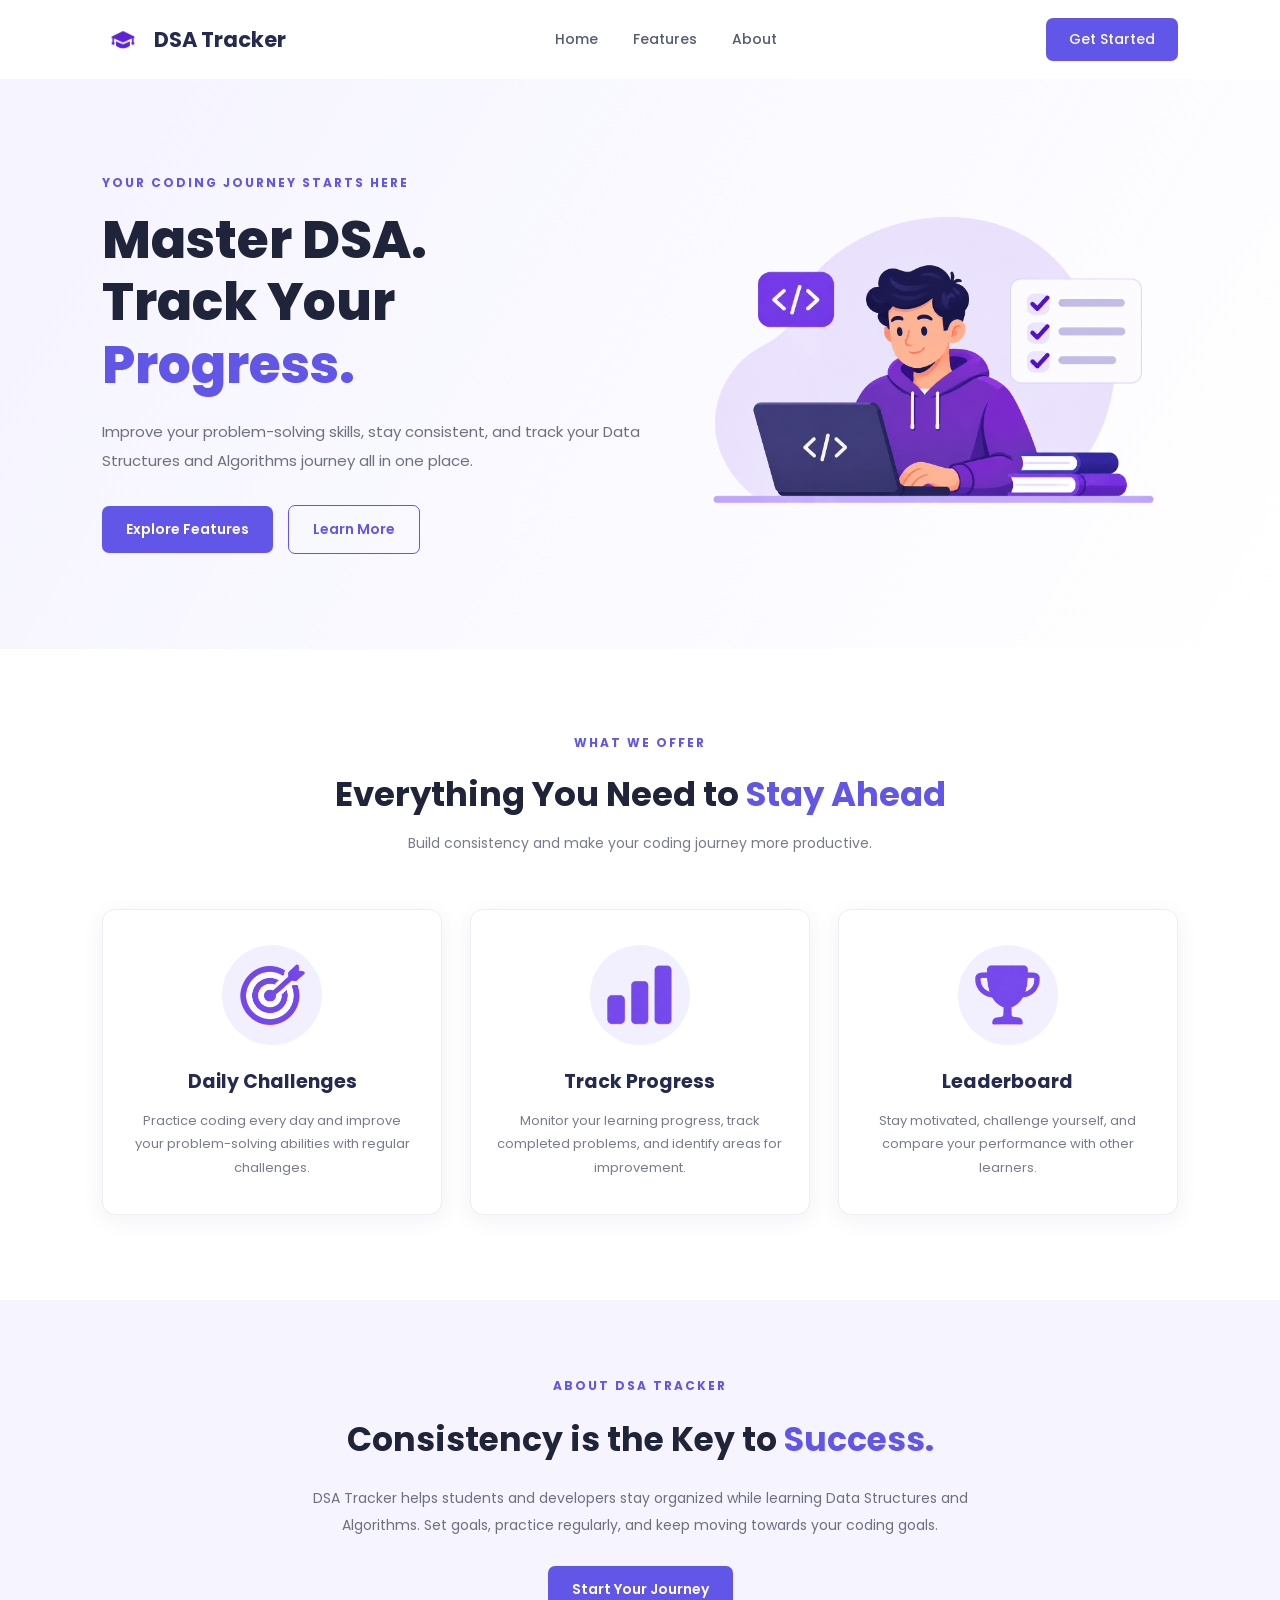
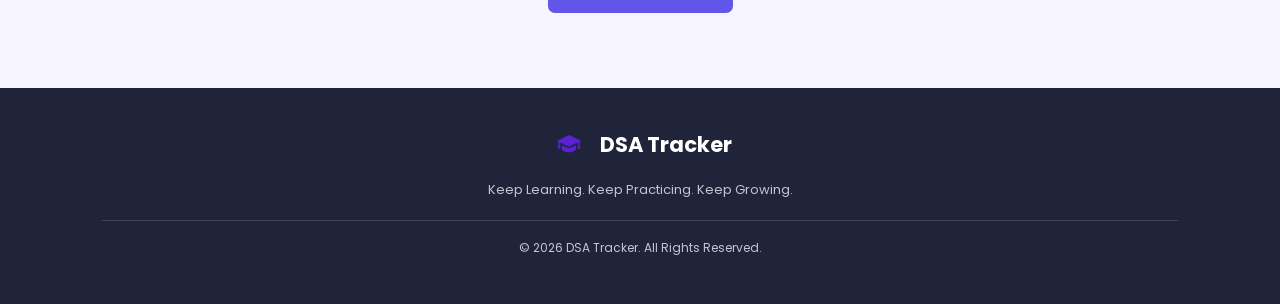
<file: Students Submission/2601184_Vaishnavi_Sonawane/Task 1/index.html>
<!DOCTYPE html>
<html lang="en">
<head>
    <meta charset="UTF-8">
    <meta name="viewport" content="width=device-width, initial-scale=1.0">
    <title>DSA Tracker</title>

    <!-- Css file linked for styling -->
    <link rel="stylesheet" href="style.css">
</head>
<body>

    <!-- Header (contains the logo and links to different sections) -->
    <header class="navbar">

        <div class="logo">
            <img src="./Assets/04.png" alt="logo">
            <span>DSA Tracker</span>
        </div>

        <!-- Navigation links for different sections -->
        <nav>
            <a href="#home">Home</a>
            <a href="#features">Features</a>
            <a href="#about">About</a>
        </nav>

        <a href="#features" class="nav-btn">Get Started</a>

    </header>


    <!--Home section (To give short intro of website) -->
    <section class="hero" id="home">

        <div class="hero-content">
            <p class="tagline">YOUR CODING JOURNEY STARTS HERE</p>

            <h1>Master DSA.<br>Track Your <span>Progress.</span></h1>

            <p class="hero-description">
                Improve your problem-solving skills, stay consistent, and track your Data Structures and Algorithms journey all in one place.
            </p>

            <!-- Added Buttons for navigation -->
            <div class="hero-buttons">
                <a href="#features" class="primary-btn">Explore Features</a>
                <a href="#about" class="secondary-btn">Learn More</a>
            </div>
        </div>

        <!-- Image placed to make page more attractive -->
        <div class="hero-image">
            <img src="./Assets/05.png" alt="coding illustration">
        </div>

    </section>


    <!-- Features section (to showcase website's features) -->
    <section class="features" id="features">

        <div class="section-heading">
            <p class="tagline">WHAT WE OFFER</p>
            <h2>Everything You Need to <span>Stay Ahead</span></h2>
            <p>Build consistency and make your coding journey more productive.</p>
        </div>

        <!-- Three separate cards used (to explain the website features) -->
        <div class="feature-container">

            <div class="feature-card">
                <div class="feature-image">
                    <img src="./Assets/03.png" alt="Daily Challenges">
                </div>

                <h3>Daily Challenges</h3>
                <p>
                    Practice coding every day and improve your problem-solving abilities with regular challenges.
                </p>
            </div>


            <div class="feature-card">
                <div class="feature-image">
                    <img src="./Assets/02.png" alt="Track Progress">
                </div>

                <h3>Track Progress</h3>
                <p>
                    Monitor your learning progress, track completed problems, and identify areas for improvement.
                </p>
            </div>


            <div class="feature-card">
                <div class="feature-image">
                    <img src="./Assets/01.png" alt="Leaderboard">
                </div>

                <h3>Leaderboard</h3>
                <p>
                    Stay motivated, challenge yourself, and compare your performance with other learners.
                </p>
            </div>

        </div>

    </section>


    <!-- About section (to explain the purpose of creating this website) -->
    <section class="about" id="about">

        <div class="about-content">
            <p class="tagline">ABOUT DSA TRACKER</p>

            <h2>Consistency is the Key to <span>Success.</span></h2>

            <p>
                DSA Tracker helps students and developers stay organized while learning Data Structures and Algorithms. Set goals, practice regularly, and keep moving towards your coding goals.
            </p>

            <!-- Home button (To navigate back to the home section) -->
            <a href="#home" class="primary-btn">Start Your Journey</a>
        </div>

    </section>


    <!-- Footer (Contains website name and copyright info) -->
    <footer>

        <div class="footer-logo">
            <img src="./Assets/04.png" alt="logo">
            <span>DSA Tracker</span>
        </div>

        <p>Keep Learning. Keep Practicing. Keep Growing.</p>

        <p class="copyright">&copy; 2026 DSA Tracker. All Rights Reserved.</p>

    </footer>

</body>
</html>
</file>
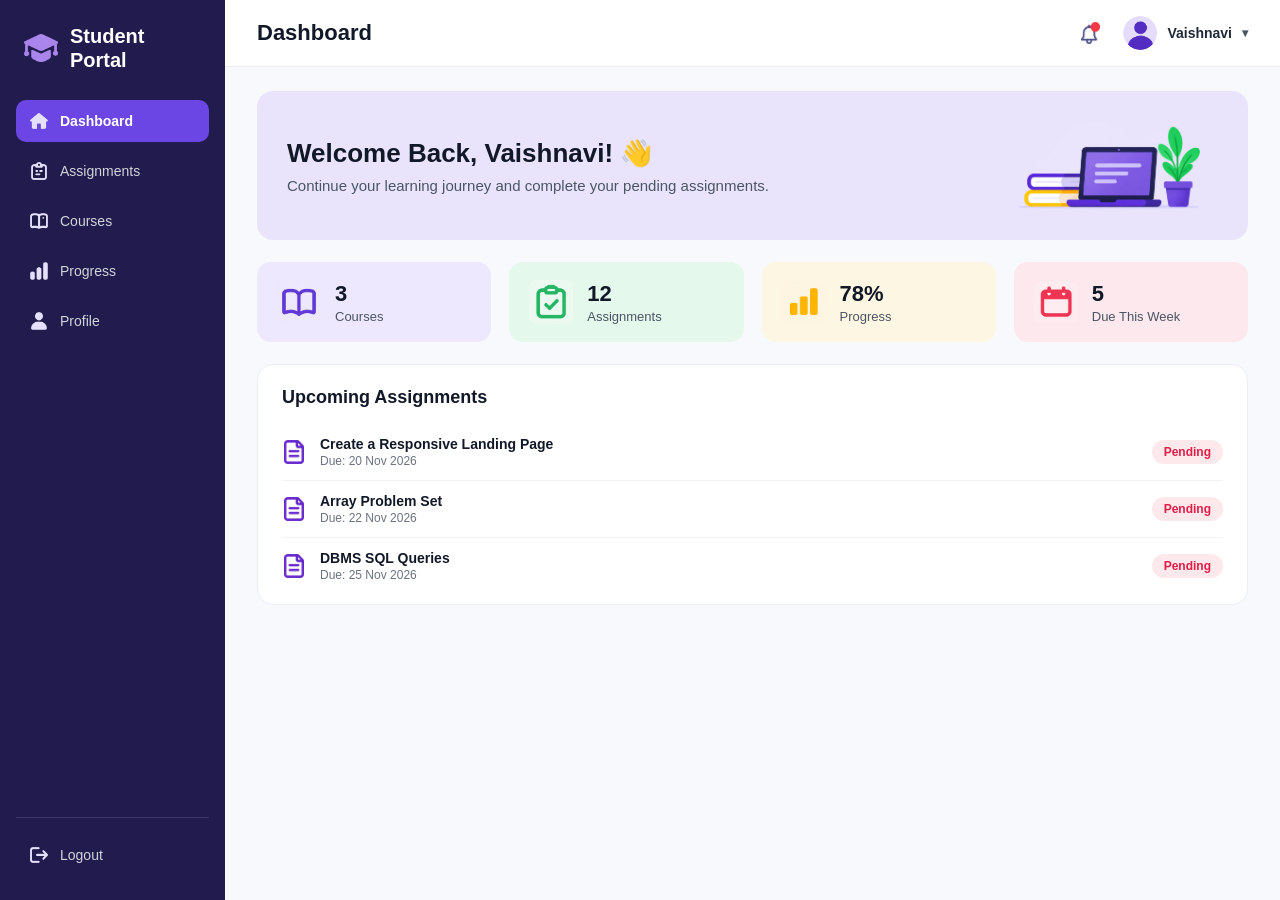
<file: Students Submission/2601184_Vaishnavi_Sonawane/Task 2/index.html>
<!DOCTYPE html>
<html lang="en">
<head>
    <meta charset="UTF-8">
    <meta name="viewport" content="width=device-width, initial-scale=1.0">
    <title>Student Portal - Dashboard</title>

    <!-- Linked style.css for styling -->
    <link rel="stylesheet" href="style.css">
</head>
<body>

    <div class="container">

        <!-- Sidebar (to provide navigation from one section to another) -->
        <aside class="sidebar">

            <div class="brand">
                <img src="Assets/17.png" alt="logo" class="brand-logo">
                <span>Student<br>Portal</span>
            </div>

            <!-- Navigation links (For easy navigations) -->
            <nav class="side-nav">

                <a href="#" class="nav-item active">
                    <img src="Assets/13.png" alt="Dashboard" class="nav-img">
                    <span>Dashboard</span>
                </a>

                <a href="#" class="nav-item">
                    <img src="Assets/12.png" alt="Assignments" class="nav-img">
                    <span>Assignments</span>
                </a>

                <a href="#" class="nav-item">
                    <img src="Assets/11.png" alt="Courses" class="nav-img">
                    <span>Courses</span>
                </a>

                <a href="#" class="nav-item">
                    <img src="Assets/10.png" alt="Progress" class="nav-img">
                    <span>Progress</span>
                </a>

                <a href="#" class="nav-item">
                    <img src="Assets/09.png" alt="Profile" class="nav-img">
                    <span>Profile</span>
                </a>

            </nav>

            <!-- Logout link -->
            <div class="sidebar-footer">
                <a href="#" class="nav-item">
                    <img src="Assets/08.png" alt="Logout" class="nav-img">
                    <span>Logout</span>
                </a>
            </div>

        </aside>

        <!-- Main wrapper (contains topbar and the content of the dashboard) -->
        <div class="main-wrapper">

            <!-- Topbar (page title and user info) -->
            <header class="topbar">

                <h1>Dashboard</h1>

                <div class="user-controls">

                    <div class="bell-icon">
                        <img src="Assets/16.png" alt="Notifications">
                    </div>

                    <div class="profile-box">
                        <img src="Assets/15.png" alt="Vaishnavi" class="avatar-img">
                        <span>Vaishnavi</span>
                        <span class="caret">&#9662;</span>
                    </div>

                </div>

            </header>

            <!-- Main dashboard -->
            <main class="content">

                <!-- Welcome banner giving a short welcome message to the student -->
                <section class="banner">

                    <div class="banner-text">
                        <h2>Welcome Back, Vaishnavi! <span class="wave">&#128075;</span></h2>
                        <p>Continue your learning journey and complete your pending assignments.</p>
                    </div>

                    <div class="banner-art">
                        <img src="Assets/18.png" alt="Learning illustration">
                    </div>

                </section>

                <!-- cards: display the student's overall learning details -->
                <section class="stats-grid">

                    <div class="stat-card card-purple">
                        <img src="Assets/04.png" alt="Courses icon">
                        <div class="stat-info">
                            <div class="stat-num">3</div>
                            <div class="stat-label">Courses</div>
                        </div>
                    </div>

                    <div class="stat-card card-green">
                        <img src="Assets/03.png" alt="Assignments icon">
                        <div class="stat-info">
                            <div class="stat-num">12</div>
                            <div class="stat-label">Assignments</div>
                        </div>
                    </div>

                    <div class="stat-card card-yellow">
                        <img src="Assets/02.png" alt="Progress icon">
                        <div class="stat-info">
                            <div class="stat-num">78%</div>
                            <div class="stat-label">Progress</div>
                        </div>
                    </div>

                    <div class="stat-card card-pink">
                        <img src="Assets/01.png" alt="Due this week icon">
                        <div class="stat-info">
                            <div class="stat-num">5</div>
                            <div class="stat-label">Due This Week</div>
                        </div>
                    </div>

                </section>


                    <!-- panel(shows upcoming events and deadlines) -->
                    <div class="panel">

                        <h3>Upcoming Assignments</h3>

                        <div class="assignment-row">
                            <img src="Assets/14.png" alt="Assignment" class="doc-img">

                            <div class="assignment-meta">
                                <div class="assignment-title">Create a Responsive Landing Page</div>
                                <div class="assignment-due">Due: 20 Nov 2026</div>
                            </div>

                            <span class="badge">Pending</span>
                        </div>


                        <div class="assignment-row">
                            <img src="Assets/14.png" alt="Assignment" class="doc-img">

                            <div class="assignment-meta">
                                <div class="assignment-title">Array Problem Set</div>
                                <div class="assignment-due">Due: 22 Nov 2026</div>
                            </div>

                            <span class="badge">Pending</span>
                        </div>


                        <div class="assignment-row">
                            <img src="Assets/14.png" alt="Assignment" class="doc-img">

                            <div class="assignment-meta">
                                <div class="assignment-title">DBMS SQL Queries</div>
                                <div class="assignment-due">Due: 25 Nov 2026</div>
                            </div>

                            <span class="badge">Pending</span>
                        </div>

                    </div>

                </section>

            </main>

        </div>

    </div>

</body>
</html>
</file>
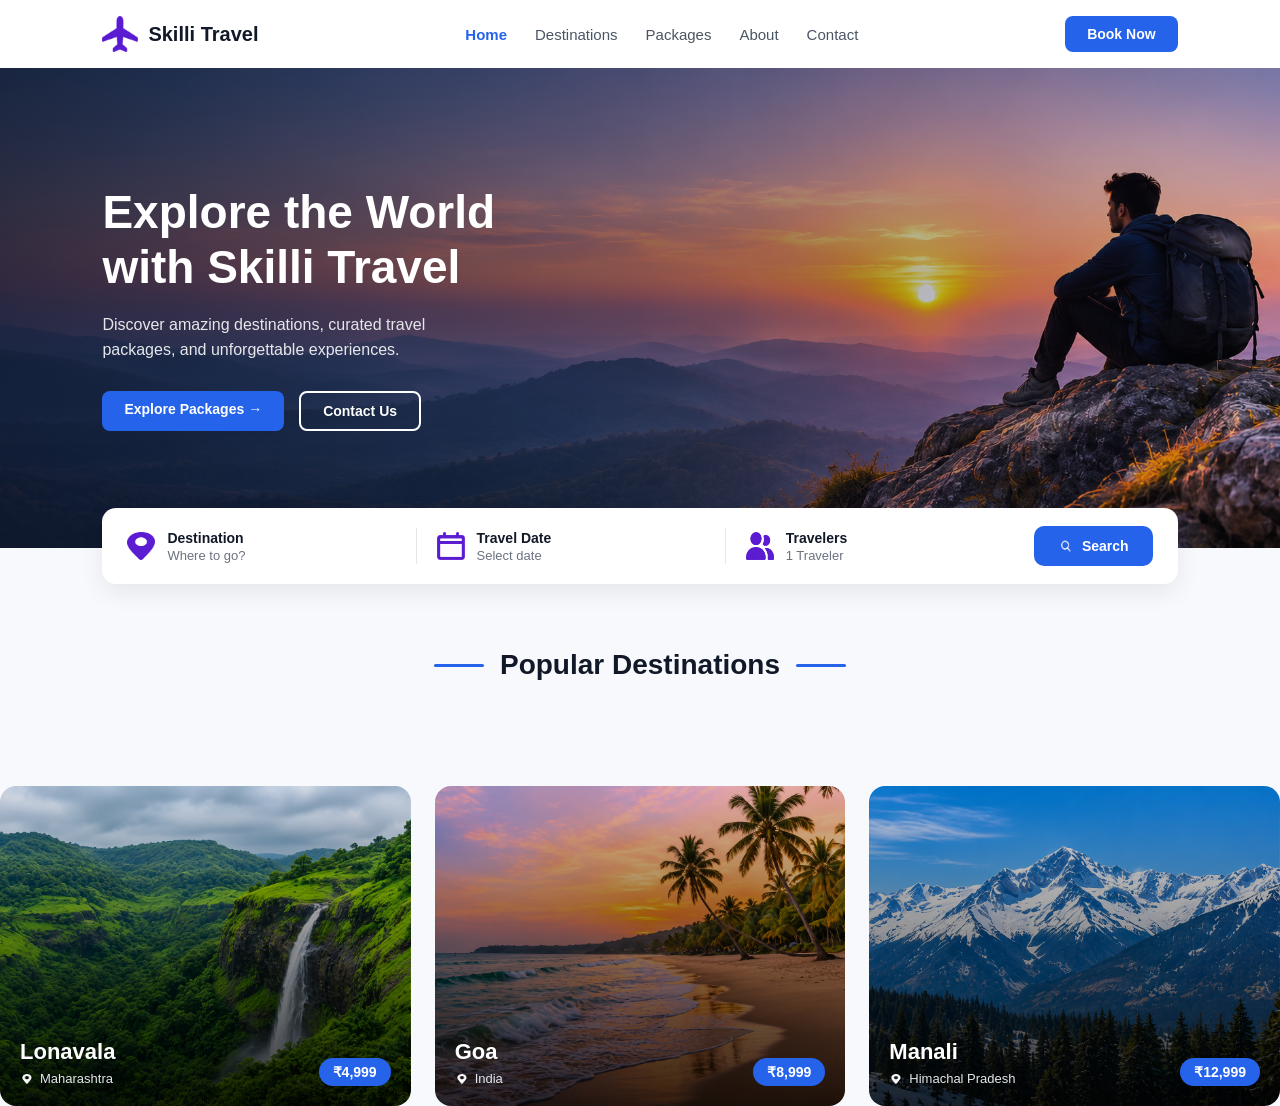
<file: Students Submission/2601184_Vaishnavi_Sonawane/Task 3/index.html>
<!DOCTYPE html>
<html lang="en">
<head>
    <meta charset="UTF-8">
    <meta name="viewport" content="width=device-width, initial-scale=1.0">
    <title>Skilli Travel</title>
    <link rel="stylesheet" href="style.css">
</head>
<body>
    <!-- Navbar section -->
<div class="navbar">

    <!-- Logo and website name -->
    <div class="logo">
        <img src="Assets/04.png" alt="logo">
        <span>Skilli Travel</span>
    </div>

    <!-- Navigation links -->
    <div class="nav-links">
        <a href="#" class="active">Home</a>
        <a href="#">Destinations</a>
        <a href="#">Packages</a>
        <a href="#">About</a>
        <a href="#">Contact</a>
    </div>

    <!-- Book Now button -->
    <a href="#" class="btn-primary">Book Now</a>
</div>

<!-- Hero section -->
<div class="hero" style="background-image: linear-gradient(90deg, rgba(18, 22, 41, 0.72), rgba(18, 22, 41, 0.15)), url('Assets/07.png');">

    <div class="hero-content">

        <h1>Explore the World<br>with Skilli Travel</h1>

        <p>Discover amazing destinations, curated travel<br>packages, and unforgettable experiences.</p>

        <!-- Hero buttons -->
        <div class="hero-buttons">
            <a href="#" class="btn-primary">Explore Packages &rarr;</a>
            <a href="#" class="btn-outline">Contact Us</a>
        </div>

    </div>
</div>
<!-- Search section -->
<div class="search-wrapper">

    <div class="search-bar">

        <!-- Destination option -->
        <div class="search-item">
            <img src="Assets/03.png" alt="Destination">
            <div>
                <div class="search-title">Destination</div>
                <div class="search-sub">Where to go?</div>
            </div>
        </div>

        <div class="divider"></div>

        <!-- Travel date option -->
        <div class="search-item">
            <img src="Assets/02.png" alt="Date">
            <div>
                <div class="search-title">Travel Date</div>
                <div class="search-sub">Select date</div>
            </div>
        </div>

        <div class="divider"></div>

        <!-- Travelers option -->
        <div class="search-item">
            <img src="Assets/01.png" alt="Travelers">
            <div>
                <div class="search-title">Travelers</div>
                <div class="search-sub">1 Traveler</div>
            </div>
        </div>

        <!-- Search button -->
        <button class="search-btn">
            <img src="Assets/05.png" alt="Search">
            <span>Search</span>
        </button>

    </div>
</div>
<!-- Destinations section -->
<div class="destinations">

    <!-- Section heading -->
    <div class="section-heading">
        <span class="line"></span>
        <h2>Popular Destinations</h2>
        <span class="line"></span>
    </div>

</div>
<!-- Destination cardss -->
<div class="cards-grid">

    <!-- First destination card -->
    <div class="dest-card" style="background-image: linear-gradient(to top, rgba(0, 0, 0, 0.78), rgba(0, 0, 0, 0.1)), url('Assets/08.png');">

        <div class="card-footer">
            <div>
                <h3>Lonavala</h3>
                <p class="location">
                    <img src="Assets/06.png" alt="Pin">
                    <span>Maharashtra</span>
                </p>
            </div>
            <span class="price-pill">&#8377;4,999</span>
        </div>
    </div>

    <!-- Second destination card -->
    <div class="dest-card" style="background-image: linear-gradient(to top, rgba(0, 0, 0, 0.78), rgba(0, 0, 0, 0.1)), url('Assets/10.png');">

        <div class="card-footer">
            <div>
                <h3>Goa</h3>
                <p class="location">
                    <img src="Assets/06.png" alt="Pin">
                    <span>India</span>
                </p>
            </div>
            <span class="price-pill">&#8377;8,999</span>
        </div>
    </div>

    <!-- Third destination card -->
    <div class="dest-card" style="background-image: linear-gradient(to top, rgba(0, 0, 0, 0.78), rgba(0, 0, 0, 0.1)), url('Assets/09.png');">

        <div class="card-footer">
            <div>
                <h3>Manali</h3>
                <p class="location">
                    <img src="Assets/06.png" alt="Pin">
                    <span>Himachal Pradesh</span>
                </p>
            </div>
            <span class="price-pill">&#8377;12,999</span>
        </div>
    </div>

</div>
</body>
</html>
</file>
<file: Students Submission/2601184_Vaishnavi_Sonawane/Task 1/style.css>
/* Google font (To use poppins font ) */
@import url('https://fonts.googleapis.com/css2?family=Poppins:wght@300;400;500;600;700;800&display=swap');

* {
    margin: 0;
    padding: 0;
    box-sizing: border-box;
    font-family: 'Poppins', sans-serif;
    scroll-behavior: smooth;
}

body {
    background-color: #ffffff;
    color: #20243a;
}


/* Flexbox is used to keep the logo, navigation links and button in one row */
.navbar {
    width: 100%;
    padding: 18px 8%;
    display: flex;
    align-items: center;
    justify-content: space-between;
    background-color: #ffffff;
    box-shadow: 0 2px 15px rgba(0, 0, 0, 0.05);
}

.logo, .footer-logo {
    display: flex;
    align-items: center;
    gap: 10px;
    font-size: 21px;
    font-weight: 700;
    color: #252a50;
}

.logo img, .footer-logo img {
    width: 42px;
    height: 42px;
    object-fit: contain;
}

/* Gap is used to maintain equal spacing between navigation links */
.navbar nav {
    display: flex;
    gap: 35px;
}

.navbar nav a {
    text-decoration: none;
    color: #555b70;
    font-size: 14px;
    font-weight: 500;
    transition: 0.3s;
}

/* Link colour changes when the mouse is placed over it */
.navbar nav a:hover {
    color: #6256e8;
}

.nav-btn {
    text-decoration: none;
    background-color: #6256e8;
    color: white;
    padding: 11px 23px;
    border-radius: 7px;
    font-size: 14px;
    font-weight: 500;
    transition: 0.3s;
}

/* Button moves slightly upwards when hovered */
.nav-btn:hover, .primary-btn:hover {
    background-color: #493dc5;
    transform: translateY(-2px);
}


/* Flexbox places the home section text and image side by side */
.hero {
    min-height: 570px;
    padding: 65px 8%;
    display: flex;
    align-items: center;
    justify-content: space-between;
    gap: 40px;
    background: linear-gradient(120deg, #f5f4ff, #ffffff);
}

.hero-content {
    max-width: 550px;
}

.tagline {
    color: #6256e8;
    font-size: 12px;
    font-weight: 700;
    letter-spacing: 2px;
    margin-bottom: 17px;
}

.hero h1 {
    font-size: 52px;
    line-height: 1.2;
    color: #20243a;
    font-weight: 800;
}

.hero h1 span, .section-heading h2 span, .about h2 span {
    color: #6256e8;
}

.hero-description {
    color: #6c7082;
    font-size: 15px;
    line-height: 1.9;
    margin: 22px 0 30px;
}

/* Flexbox keeps both buttons next to each other */
.hero-buttons {
    display: flex;
    align-items: center;
    gap: 15px;
}

.primary-btn, .secondary-btn {
    display: inline-block;
    text-decoration: none;
    padding: 13px 24px;
    border-radius: 7px;
    font-size: 14px;
    font-weight: 600;
    transition: 0.3s;
}

.primary-btn {
    color: #ffffff;
    background-color: #6256e8;
}

.secondary-btn {
    color: #6256e8;
    border: 1px solid #6256e8;
}

.secondary-btn:hover {
    background-color: #6256e8;
    color: #ffffff;
}

/* Image width is adjusted so it fits properly beside the home section text */
.hero-image {
    width: 48%;
    display: flex;
    justify-content: center;
    align-items: center;
}

.hero-image img {
    width: 100%;
    max-width: 490px;
    height: auto;
    object-fit: contain;
}


/* Features section */
.features {
    padding: 85px 8%;
    text-align: center;
    background-color: #ffffff;
}

.section-heading h2 {
    font-size: 34px;
    color: #20243a;
    margin-bottom: 13px;
}

.section-heading p {
    color: #777b8d;
    font-size: 14px;
}

.section-heading .tagline {
    color: #6256e8;
    font-size: 12px;
}

/* Grid is used to arrange the three feature cards in equal columns */
.feature-container {
    display: grid;
    grid-template-columns: repeat(3, 1fr);
    gap: 28px;
    margin-top: 55px;
}

/* Each feature has its own card to keep the information separate */
.feature-card {
    padding: 35px 25px;
    border-radius: 13px;
    background-color: #ffffff;
    border: 1px solid #eeeef5;
    box-shadow: 0 5px 25px rgba(35, 35, 80, 0.06);
    transition: 0.3s;
}

/* Card moves upwards slightly to show a hover effect */
.feature-card:hover {
    transform: translateY(-8px);
    box-shadow: 0 12px 30px rgba(35, 35, 80, 0.12);
}

/* Circular background is given to make the feature images stand out */
.feature-image {
    width: 100px;
    height: 100px;
    margin: 0 auto 22px;
    display: flex;
    justify-content: center;
    align-items: center;
    background-color: #f2f0ff;
    border-radius: 50%;
}

.feature-image img {
    width: 65px;
    height: 65px;
    object-fit: contain;
}

.feature-card h3 {
    color: #252a50;
    font-size: 19px;
    margin-bottom: 13px;
}

.feature-card p {
    color: #777b8d;
    font-size: 13px;
    line-height: 1.8;
}


/* About section content is kept in the center */
.about {
    padding: 75px 8%;
    text-align: center;
    background-color: #f5f4ff;
}

.about-content {
    max-width: 720px;
    margin: auto;
}

.about h2 {
    font-size: 33px;
    margin-bottom: 20px;
}

.about-content p {
    color: #6c7082;
    font-size: 14px;
    line-height: 1.9;
    margin-bottom: 28px;
}

.about-content .tagline {
    color: #6256e8;
    font-size: 12px;
    margin-bottom: 17px;
}


/* Footer section */
footer {
    padding: 35px 8%;
    text-align: center;
    background-color: #20243a;
    color: #ffffff;
}

.footer-logo {
    justify-content: center;
    color: #ffffff;
    margin-bottom: 15px;
}

footer p {
    color: #c3c5d3;
    font-size: 13px;
    margin-bottom: 12px;
}

.copyright {
    border-top: 1px solid #41445a;
    padding-top: 18px;
    margin-top: 20px;
    font-size: 12px;
}


/* This media query adjusts the layout for tablet screens */
@media (max-width: 900px) {

    .hero {
        padding: 55px 6%;
    }

    .hero h1 {
        font-size: 42px;
    }

    .feature-container {
        gap: 15px;
    }

    .feature-card {
        padding: 25px 15px;
    }
}


/* This media query changes the layout for smaller mobile screens */
@media (max-width: 650px) {

    /* Navigation links are moved to the next row on mobile */
    .navbar {
        padding: 15px 5%;
        flex-wrap: wrap;
        gap: 15px;
    }

    .navbar nav {
        order: 3;
        width: 100%;
        justify-content: center;
        gap: 25px;
    }

    .nav-btn {
        padding: 9px 15px;
    }

    /* Home section is changed from row to column on mobile */
    .hero {
        flex-direction: column;
        text-align: center;
        padding: 55px 6%;
    }

    .hero h1 {
        font-size: 37px;
    }

    .hero-buttons {
        justify-content: center;
        flex-wrap: wrap;
    }

    .hero-image {
        width: 100%;
    }

    /* Feature cards are displayed one below another on mobile */
    .feature-container {
        grid-template-columns: 1fr;
    }

    .section-heading h2, .about h2 {
        font-size: 27px;
    }
}
</file>
<file: Students Submission/2601184_Vaishnavi_Sonawane/Task 2/style.css>
/* Reset the default settings and styles */
* {
    margin: 0;
    padding: 0;
    box-sizing: border-box;
    font-family: 'Segoe UI', Tahoma, Geneva, Verdana, sans-serif;
}

body {
    background-color: #f8f9fc;
    color: #111827;
}

.container {
    display: flex;
    min-height: 100vh;
}

/* Sidebar (left side takes full height)  */
.sidebar {
    width: 225px;
    background-color: #211c4d;
    color: #e5e7eb;
    display: flex;
    flex-direction: column;
    padding: 24px 16px;
    flex-shrink: 0;
}

.brand {
    display: flex;
    align-items: center;
    gap: 12px;
    padding: 0 8px 28px;
    font-size: 20px;
    font-weight: 700;
    color: #ffffff;
    line-height: 1.2;
}

.brand-logo {
    width: 34px;
    height: 34px;
    object-fit: contain;
}

.side-nav {
    display: flex;
    flex-direction: column;
    gap: 8px;
}

/* Flexbox (icon and link text in one row) */
.nav-item {
    display: flex;
    align-items: center;
    gap: 12px;
    padding: 12px 14px;
    border-radius: 10px;
    text-decoration: none;
    color: #d1d5db;
    font-size: 14px;
    font-weight: 500;
}

.nav-item.active {
    background-color: #6b46e5;
    color: #ffffff;
    font-weight: 600;
}

.nav-img {
    width: 18px;
    height: 18px;
    object-fit: contain;
}

/* Pushes the logout section to the bottom of the sidebar */
.sidebar-footer {
    margin-top: auto;
    padding-top: 16px;
    border-top: 1px solid rgba(255, 255, 255, 0.12);
}

/* Main area (takes the remaining space beside the sidebar) */
.main-wrapper {
    flex: 1;
    display: flex;
    flex-direction: column;
}

.topbar {
    background-color: #ffffff;
    padding: 16px 32px;
    display: flex;
    justify-content: space-between;
    align-items: center;
    border-bottom: 1px solid #eceef4;
}

.topbar h1 {
    font-size: 22px;
    font-weight: 700;
    color: #111827;
}

.user-controls {
    display: flex;
    align-items: center;
    gap: 22px;
}

.bell-icon img {
    width: 22px;
    height: 22px;
    object-fit: contain;
    display: block;
}

.profile-box {
    display: flex;
    align-items: center;
    gap: 10px;
    font-size: 14px;
    font-weight: 600;
    color: #1f2937;
}

.avatar-img {
    width: 34px;
    height: 34px;
    border-radius: 50%;
    object-fit: cover;
}

.caret {
    font-size: 12px;
    color: #4b5563;
}

.content {
    padding: 24px 32px;
    display: flex;
    flex-direction: column;
    gap: 22px;
}

/* Welcome banner (text and illustration side by side) */
.banner {
    background-color: #e9e4fc;
    border-radius: 16px;
    padding: 22px 30px;
    display: flex;
    justify-content: space-between;
    align-items: center;
    gap: 20px;
}

.banner-text h2 {
    font-size: 26px;
    font-weight: 800;
    color: #111827;
    margin-bottom: 8px;
}

.banner-text p {
    font-size: 15px;
    color: #4b5563;
}

.banner-art img {
    width: 210px;
    height: auto;
    object-fit: contain;
    display: block;
}

/* Grid (four dashboard cards in one row) */
.stats-grid {
    display: grid;
    grid-template-columns: repeat(4, 1fr);
    gap: 18px;
}

.stat-card {
    display: flex;
    align-items: center;
    gap: 14px;
    padding: 18px 20px;
    border-radius: 14px;
}

.stat-card img {
    width: 44px;
    height: 44px;
    object-fit: contain;
    flex-shrink: 0;
}

.card-purple {
    background-color: #ede8fd;
}

.card-green {
    background-color: #e4f8ec;
}

.card-yellow {
    background-color: #fdf6e2;
}

.card-pink {
    background-color: #fce8ed;
}

.stat-num {
    font-size: 22px;
    font-weight: 800;
    color: #111827;
}

.stat-label {
    font-size: 13px;
    color: #4b5563;
    margin-top: 2px;
}

/* Two panels (next to each other) */
.bottom-grid {
    display: grid;
    grid-template-columns: 1fr 1fr;
    gap: 20px;
}

.panel {
    background-color: #ffffff;
    border: 1px solid #eceef4;
    border-radius: 16px;
    padding: 22px 24px;
}

.panel h3 {
    font-size: 18px;
    font-weight: 700;
    color: #111827;
    margin-bottom: 16px;
}

/* Course details and icons */
.course-row {
    display: flex;
    align-items: center;
    gap: 14px;
    padding: 12px 0;
    border-bottom: 1px solid #f1f3f8;
}

.course-row:last-child {
    border-bottom: none;
    padding-bottom: 0;
}

.course-icon {
    width: 38px;
    height: 38px;
    object-fit: contain;
    flex-shrink: 0;
}

.course-meta {
    flex: 1;
}

.course-title {
    font-size: 15px;
    font-weight: 700;
    color: #111827;
}

.course-sub {
    font-size: 12px;
    color: #6b7280;
    margin-top: 2px;
}

.course-progress-box {
    width: 110px;
    text-align: right;
}

.percent {
    font-size: 13px;
    font-weight: 700;
    color: #111827;
    margin-bottom: 6px;
}

/* The background and filled part (show course progress) */
.bar-bg {
    width: 100%;
    height: 6px;
    background-color: #e5e7eb;
    border-radius: 999px;
    overflow: hidden;
}

.bar-fill {
    height: 100%;
    background-color: #6b46e5;
    border-radius: 999px;
}

/* Assignment details (in separate rows) */
.assignment-row {
    display: flex;
    align-items: center;
    gap: 14px;
    padding: 12px 0;
    border-bottom: 1px solid #f1f3f8;
}

.assignment-row:last-child {
    border-bottom: none;
    padding-bottom: 0;
}

.doc-img {
    width: 24px;
    height: 24px;
    object-fit: contain;
    flex-shrink: 0;
}

.assignment-meta {
    flex: 1;
}

.assignment-title {
    font-size: 14px;
    font-weight: 700;
    color: #111827;
}

.assignment-due {
    font-size: 12px;
    color: #6b7280;
    margin-top: 2px;
}

/* Badge */
.badge {
    background-color: #fde8ec;
    color: #e11d48;
    font-size: 12px;
    font-weight: 600;
    padding: 5px 12px;
    border-radius: 999px;
}
</file>
<file: Students Submission/2601184_Vaishnavi_Sonawane/Task 3/style.css>
/* Reset the default styles */
* {
    margin: 0;
    padding: 0;
    box-sizing: border-box;
    font-family: Arial, sans-serif;
}

/* Body styling */
body {
    background-color: #f8f9fc;
    color: #1f2937;
}

/* Navbar styling */
.navbar {
    background-color: #ffffff;
    padding: 16px 8%;
    display: flex;
    justify-content: space-between;
    align-items: center;
    box-shadow: 0 2px 10px rgba(0, 0, 0, 0.05);
}

/* Logo styling */
.logo {
    display: flex;
    align-items: center;
    gap: 10px;
    font-size: 20px;
    font-weight: bold;
    color: #111827;
}

/* Logo image */
.logo img {
    width: 36px;
    height: 36px;
}

/* Navigation links */
.nav-links {
    display: flex;
    gap: 28px;
}

/* Navigation link styling */
.nav-links a {
    text-decoration: none;
    color: #4b5563;
    font-size: 15px;
}

/* Active and hover links */
.nav-links a.active,
.nav-links a:hover {
    color: #2563eb;
    font-weight: bold;
}

/* Primary button */
.btn-primary {
    background-color: #2563eb;
    color: #ffffff;
    text-decoration: none;
    padding: 10px 22px;
    border-radius: 8px;
    font-size: 14px;
    font-weight: bold;
    display: inline-block;
}

/* Primary button hover */
.btn-primary:hover {
    background-color: #1d4ed8;
}
/* Outline button */
.btn-outline {
    border: 2px solid #ffffff;
    color: #ffffff;
    text-decoration: none;
    padding: 10px 22px;
    border-radius: 8px;
    font-size: 14px;
    font-weight: bold;
    display: inline-block;
}

/* Outline button hover */
.btn-outline:hover {
    background-color: #ffffff;
    color: #111827;
}

/* Hero section styling */
.hero {
    min-height: 480px;
    padding: 80px 8%;
    background-size: cover;
    background-position: center;
    display: flex;
    align-items: center;
    color: #ffffff;
}

/* Hero heading */
.hero-content h1 {
    font-size: 46px;
    line-height: 1.2;
    margin-bottom: 16px;
}

/* Hero paragraph */
.hero-content p {
    font-size: 16px;
    line-height: 1.6;
    color: #e5e7eb;
    margin-bottom: 28px;
}

/* Hero buttons */
.hero-buttons {
    display: flex;
    gap: 15px;
}
/* Search section */
.search-wrapper {
    padding: 0 8%;
    margin-top: -40px;
}

/* Search bar styling */
.search-bar {
    background-color: #ffffff;
    border-radius: 14px;
    padding: 18px 25px;
    display: flex;
    align-items: center;
    justify-content: space-between;
    gap: 20px;
    box-shadow: 0 8px 25px rgba(0, 0, 0, 0.08);
}

/* Search items */
.search-item {
    display: flex;
    align-items: center;
    gap: 12px;
    flex: 1;
}

/* Search item images */
.search-item img {
    width: 28px;
    height: 28px;
}

/* Search title */
.search-title {
    font-size: 14px;
    font-weight: bold;
    color: #111827;
}

/* Search subtitle */
.search-sub {
    font-size: 13px;
    color: #6b7280;
    margin-top: 2px;
}

/* Divider between items */
.divider {
    width: 1px;
    height: 36px;
    background-color: #e5e7eb;
}

/* Search button */
.search-btn {
    background-color: #2563eb;
    color: #ffffff;
    border: none;
    padding: 12px 24px;
    border-radius: 10px;
    font-size: 14px;
    font-weight: bold;
    display: flex;
    align-items: center;
    gap: 8px;
    cursor: pointer;
}

/* Search button image */
.search-btn img {
    width: 16px;
    height: 16px;
}
/* Destinations section */
.destinations {
    padding: 65px 8%;
}

/* Section heading */
.section-heading {
    display: flex;
    align-items: center;
    justify-content: center;
    gap: 16px;
    margin-bottom: 40px;
}

/* Heading text */
.section-heading h2 {
    font-size: 28px;
    color: #111827;
}

/* Lines beside heading */
.section-heading .line {
    width: 50px;
    height: 3px;
    background-color: #2563eb;
    border-radius: 4px;
}
/* Destination cards grid */
.cards-grid {
    display: grid;
    grid-template-columns: repeat(3, 1fr);
    gap: 24px;
}

/* Destination card stylingg */
.dest-card {
    height: 320px;
    border-radius: 16px;
    background-size: cover;
    background-position: center;
    padding: 20px;
    display: flex;
    align-items: flex-end;
    color: #ffffff;
}

/* Card footer */
.card-footer {
    width: 100%;
    display: flex;
    justify-content: space-between;
    align-items: flex-end;
}

/* Destination name */
.card-footer h3 {
    font-size: 22px;
    margin-bottom: 6px;
}

/* Location details */
.location {
    display: flex;
    align-items: center;
    gap: 6px;
    font-size: 13px;
    color: #e5e7eb;
}

/* Location img */
.location img {
    width: 14px;
    height: 14px;
}

/* Price label */
.price-pill {
    background-color: #2563eb;
    color: #ffffff;
    font-size: 14px;
    font-weight: bold;
    padding: 6px 14px;
    border-radius: 20px;
}
</file>
